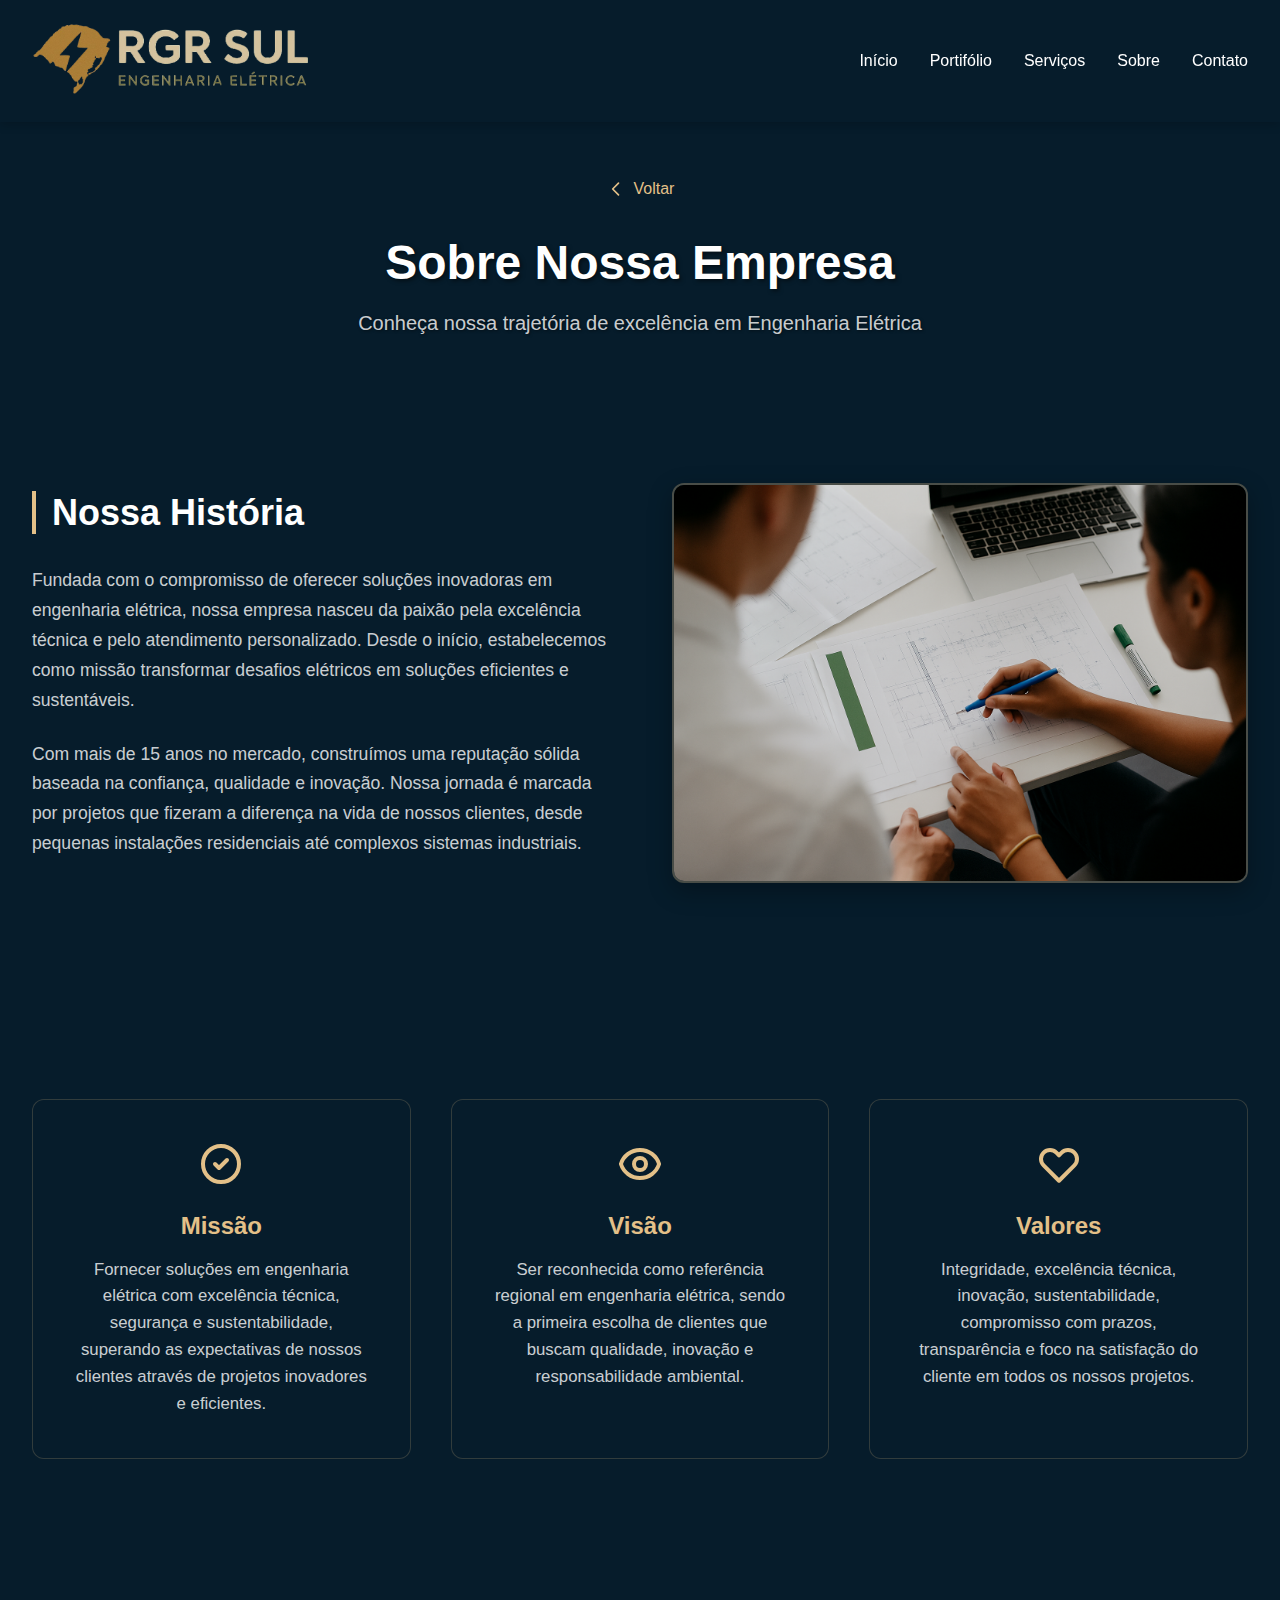
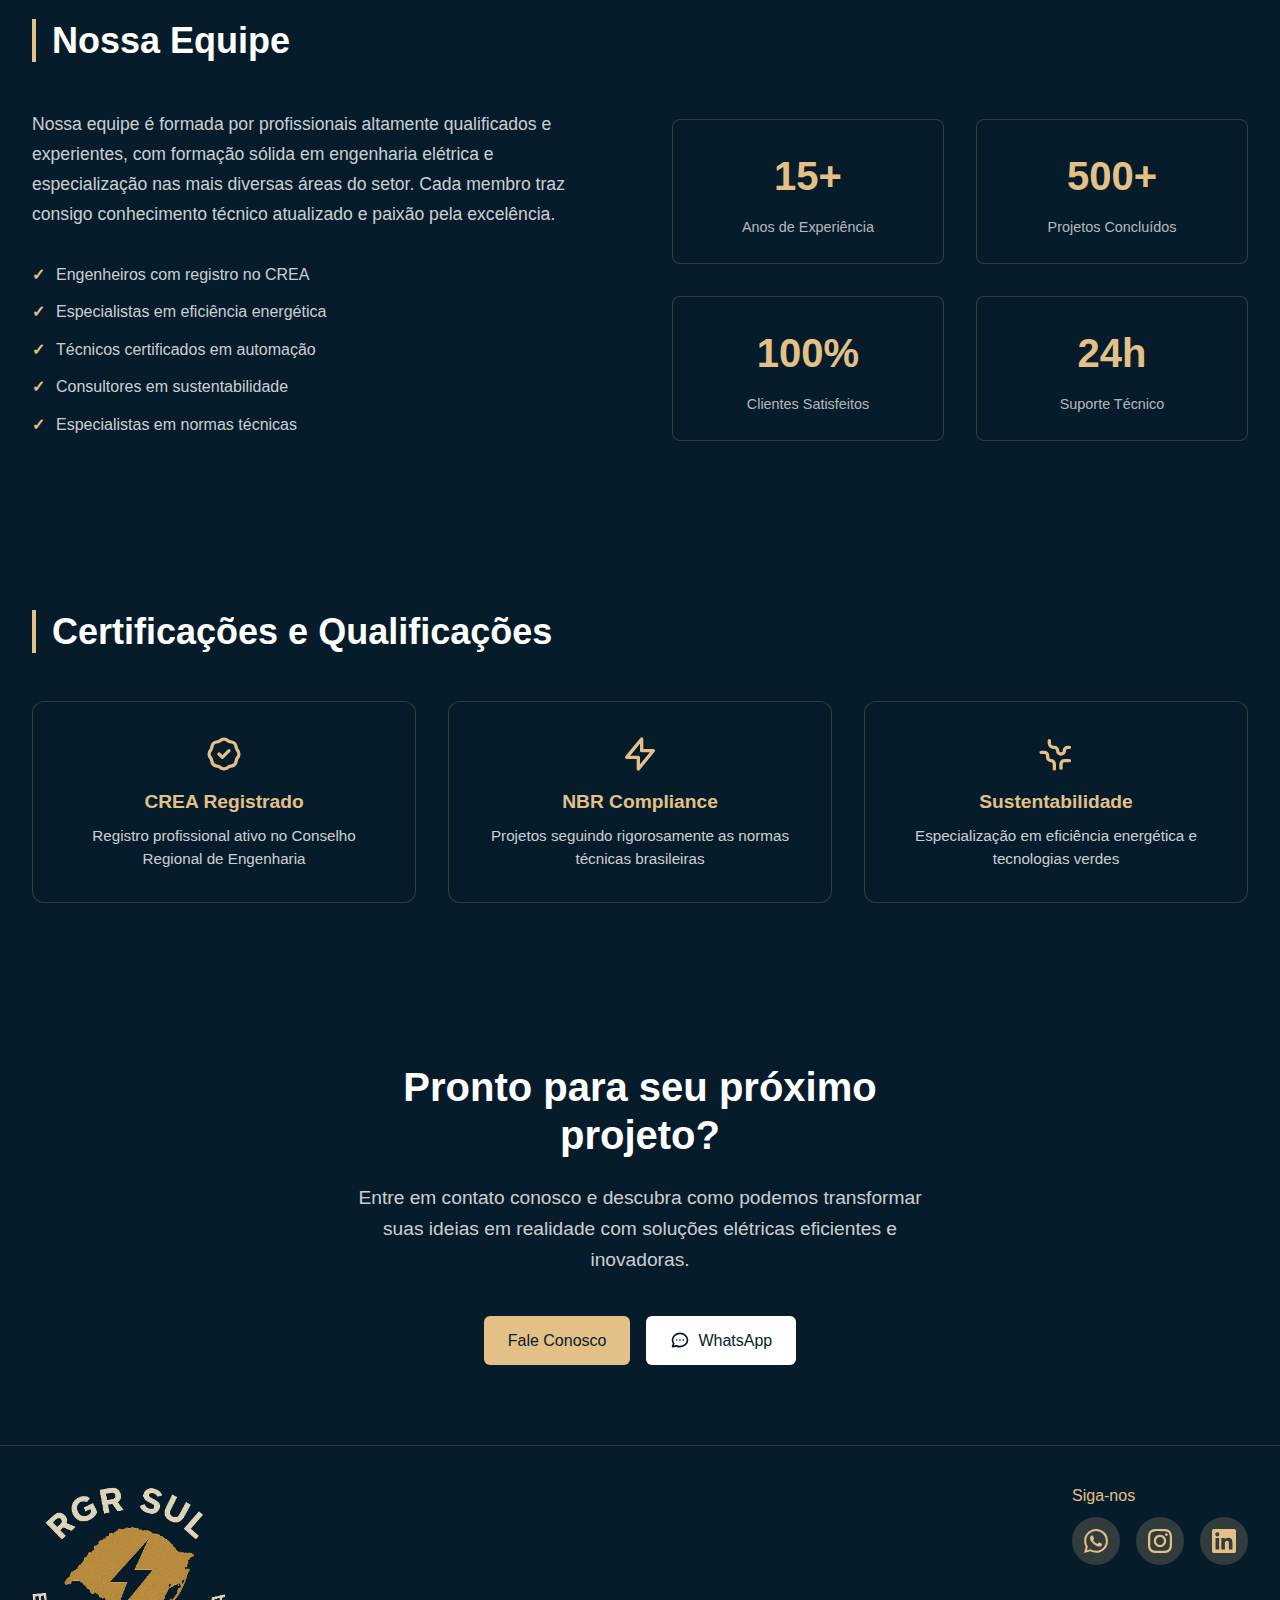
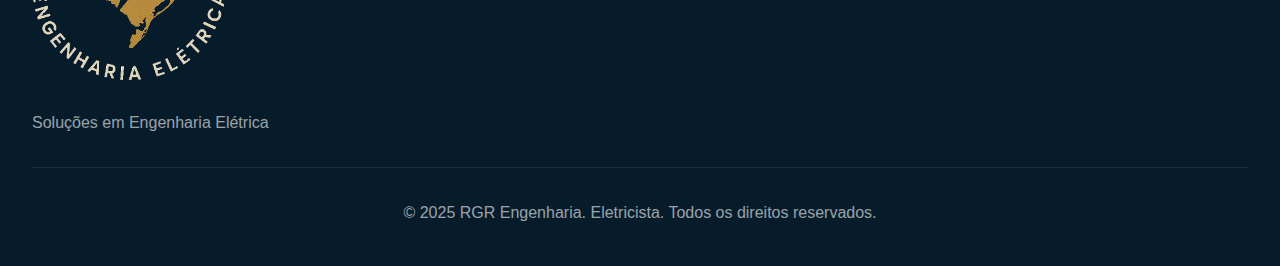
<file: sobrenos.html>
<!DOCTYPE html>
<html lang="pt-BR">
<head>
    <meta charset="UTF-8">
    <meta name="viewport" content="width=device-width, initial-scale=1.0">
    <title>Sobre Nós - RGR</title>
    <meta name="description" content="Conheça mais sobre nossa história e expertise em Engenharia Elétrica" />
    <link href="" rel="stylesheet">
    <link rel="stylesheet" href="styles.css">
    <link rel="stylesheet" href="sobrenos.css">
</head>
<body>
    <nav id="navbar" class="fixed-nav scrolled">
        <div class="container">
            <div class="nav-content">
                <a href="index.html" class="logo">
                    <div style="display: flex; align-items: center; gap: 1rem;">
                        <img src="img/logo.png" alt="" class="imagemdecima" />
                        
                    </div>
                </a>
                
                <div class="desktop-nav">
               <div class="desktop-nav">
              <a href="index.html" class="nav-link">Início</a>
              <a href="portfolio.html" class="nav-link">Portifólio</a>
              <a href="paginadois.html" class="nav-link">Serviços</a>
              <a href="#about" class="nav-link">Sobre</a>
              <a href="contato.html" class="nav-link">Contato</a>
            </div>
                </div>
                </div>
                
                <button id="mobile-menu-btn" class="mobile-menu-button" aria-label="Menu">
                    <svg xmlns="http://www.w3.org/2000/svg" class="menu-icon" fill="none" viewBox="0 0 24 24" stroke="currentColor">
                        <path stroke-linecap="round" stroke-linejoin="round" stroke-width="2" d="M4 6h16M4 12h16M4 18h16" />
                    </svg>
                </button>
            </div>
            
              <div id="mobile-menu" class="mobile-menu">
                <div class="mobile-menu-content">
                    <a href="index.html" class="nav-link">Início</a>
                    <a href="portfolio.html" class="nav-link">Portfólio</a>
                    <a href="paginadois.html" class="nav-link">Serviços</a>
                    <a href="index.html#about" class="nav-link">Sobre</a>
                    <a href="contato.html" class="nav-link">Contato</a>
                </div>
            </div>
        </div>
    </nav>

    <main class="sobre-nos-main">
        
        <section class="sobre-hero">
            <div class="container">
                <div class="sobre-hero-content">
                    <a href="index.html" class="back-link">
                        <svg xmlns="http://www.w3.org/2000/svg" width="20" height="20" fill="none" viewBox="0 0 24 24" stroke="currentColor">
                            <path stroke-linecap="round" stroke-linejoin="round" stroke-width="2" d="M15 19l-7-7 7-7" />
                        </svg>
                        Voltar
                    </a>
                    <h1 class="sobre-title">Sobre Nossa Empresa</h1>
                    <p class="sobre-subtitle">Conheça nossa trajetória de excelência em Engenharia Elétrica</p>
                </div>
            </div>
        </section>

        
        <section class="nossa-historia">
            <div class="container">
                <div class="historia-grid">
                    <div class="historia-content">
                        <h2 class="section-title">Nossa História</h2>
                        <p class="historia-text">
                            Fundada com o compromisso de oferecer soluções inovadoras em engenharia elétrica, nossa empresa nasceu da paixão pela excelência técnica e pelo atendimento personalizado. Desde o início, estabelecemos como missão transformar desafios elétricos em soluções eficientes e sustentáveis.
                        </p>
                        <p class="historia-text">
                            Com mais de 15 anos no mercado, construímos uma reputação sólida baseada na confiança, qualidade e inovação. Nossa jornada é marcada por projetos que fizeram a diferença na vida de nossos clientes, desde pequenas instalações residenciais até complexos sistemas industriais.
                        </p>
                    </div>
                    <div class="historia-image">
                        <img src="img/imgsobrenos.png" alt="Engenharia Elétrica" />
                    </div>
                </div>
            </div>
        </section>

       
        <section class="missao-visao-valores">
            <div class="container">
                <div class="mvv-grid">
                    <div class="mvv-card">
                        <div class="mvv-icon">
                            <svg xmlns="http://www.w3.org/2000/svg" width="48" height="48" fill="none" viewBox="0 0 24 24" stroke="currentColor">
                                <path stroke-linecap="round" stroke-linejoin="round" stroke-width="2" d="M9 12l2 2 4-4m6 2a9 9 0 11-18 0 9 9 0 0118 0z" />
                            </svg>
                        </div>
                        <h3 class="mvv-title">Missão</h3>
                        <p class="mvv-text">
                            Fornecer soluções em engenharia elétrica com excelência técnica, segurança e sustentabilidade, superando as expectativas de nossos clientes através de projetos inovadores e eficientes.
                        </p>
                    </div>

                    <div class="mvv-card">
                        <div class="mvv-icon">
                            <svg xmlns="http://www.w3.org/2000/svg" width="48" height="48" fill="none" viewBox="0 0 24 24" stroke="currentColor">
                                <path stroke-linecap="round" stroke-linejoin="round" stroke-width="2" d="M15 12a3 3 0 11-6 0 3 3 0 016 0z" />
                                <path stroke-linecap="round" stroke-linejoin="round" stroke-width="2" d="M2.458 12C3.732 7.943 7.523 5 12 5c4.478 0 8.268 2.943 9.542 7-1.274 4.057-5.064 7-9.542 7-4.477 0-8.268-2.943-9.542-7z" />
                            </svg>
                        </div>
                        <h3 class="mvv-title">Visão</h3>
                        <p class="mvv-text">
                            Ser reconhecida como referência regional em engenharia elétrica, sendo a primeira escolha de clientes que buscam qualidade, inovação e responsabilidade ambiental.
                        </p>
                    </div>

                    <div class="mvv-card">
                        <div class="mvv-icon">
                            <svg xmlns="http://www.w3.org/2000/svg" width="48" height="48" fill="none" viewBox="0 0 24 24" stroke="currentColor">
                                <path stroke-linecap="round" stroke-linejoin="round" stroke-width="2" d="M4.318 6.318a4.5 4.5 0 000 6.364L12 20.364l7.682-7.682a4.5 4.5 0 00-6.364-6.364L12 7.636l-1.318-1.318a4.5 4.5 0 00-6.364 0z" />
                            </svg>
                        </div>
                        <h3 class="mvv-title">Valores</h3>
                        <p class="mvv-text">
                            Integridade, excelência técnica, inovação, sustentabilidade, compromisso com prazos, transparência e foco na satisfação do cliente em todos os nossos projetos.
                        </p>
                    </div>
                </div>
            </div>
        </section>

       
        <section class="nossa-equipe">
            <div class="container">
                <h2 class="section-title">Nossa Equipe</h2>
                <div class="equipe-content">
                    <div class="equipe-text">
                        <p>
                            Nossa equipe é formada por profissionais altamente qualificados e experientes, com formação sólida em engenharia elétrica e especialização nas mais diversas áreas do setor. Cada membro traz consigo conhecimento técnico atualizado e paixão pela excelência.
                        </p>
                        <ul class="equipe-qualificacoes">
                            <li>Engenheiros com registro no CREA</li>
                            <li>Especialistas em eficiência energética</li>
                            <li>Técnicos certificados em automação</li>
                            <li>Consultores em sustentabilidade</li>
                            <li>Especialistas em normas técnicas</li>
                        </ul>
                    </div>
                    <div class="equipe-stats">
                        <div class="stat-item">
                            <div class="stat-number">15+</div>
                            <div class="stat-label">Anos de Experiência</div>
                        </div>
                        <div class="stat-item">
                            <div class="stat-number">500+</div>
                            <div class="stat-label">Projetos Concluídos</div>
                        </div>
                        <div class="stat-item">
                            <div class="stat-number">100%</div>
                            <div class="stat-label">Clientes Satisfeitos</div>
                        </div>
                        <div class="stat-item">
                            <div class="stat-number">24h</div>
                            <div class="stat-label">Suporte Técnico</div>
                        </div>
                    </div>
                </div>
            </div>
        </section>

      
        <section class="certificacoes">
            <div class="container">
                <h2 class="section-title">Certificações e Qualificações</h2>
                <div class="cert-grid">
                    <div class="cert-item">
                        <div class="cert-icon">
                            <svg xmlns="http://www.w3.org/2000/svg" width="40" height="40" fill="none" viewBox="0 0 24 24" stroke="currentColor">
                                <path stroke-linecap="round" stroke-linejoin="round" stroke-width="2" d="M9 12l2 2 4-4M7.835 4.697a3.42 3.42 0 001.946-.806 3.42 3.42 0 014.438 0 3.42 3.42 0 001.946.806 3.42 3.42 0 013.138 3.138 3.42 3.42 0 00.806 1.946 3.42 3.42 0 010 4.438 3.42 3.42 0 00-.806 1.946 3.42 3.42 0 01-3.138 3.138 3.42 3.42 0 00-1.946.806 3.42 3.42 0 01-4.438 0 3.42 3.42 0 00-1.946-.806 3.42 3.42 0 01-3.138-3.138 3.42 3.42 0 00-.806-1.946 3.42 3.42 0 010-4.438 3.42 3.42 0 00.806-1.946 3.42 3.42 0 013.138-3.138z" />
                            </svg>
                        </div>
                        <h4>CREA Registrado</h4>
                        <p>Registro profissional ativo no Conselho Regional de Engenharia</p>
                    </div>
                    <div class="cert-item">
                        <div class="cert-icon">
                            <svg xmlns="http://www.w3.org/2000/svg" width="40" height="40" fill="none" viewBox="0 0 24 24" stroke="currentColor">
                                <path stroke-linecap="round" stroke-linejoin="round" stroke-width="2" d="M13 10V3L4 14h7v7l9-11h-7z" />
                            </svg>
                        </div>
                        <h4>NBR Compliance</h4>
                        <p>Projetos seguindo rigorosamente as normas técnicas brasileiras</p>
                    </div>
                    <div class="cert-item">
                        <div class="cert-icon">
                            <svg xmlns="http://www.w3.org/2000/svg" width="40" height="40" fill="none" viewBox="0 0 24 24" stroke="currentColor">
                                <path stroke-linecap="round" stroke-linejoin="round" stroke-width="2" d="M3.055 11H5a2 2 0 012 2v1a2 2 0 002 2 2 2 0 012 2v2.945M8 3.935V5.5A2.5 2.5 0 0010.5 8h.5a2 2 0 012 2 2 2 0 104 0 2 2 0 012-2h1.064M15 20.488V18a2 2 0 012-2h3.064" />
                            </svg>
                        </div>
                        <h4>Sustentabilidade</h4>
                        <p>Especialização em eficiência energética e tecnologias verdes</p>
                    </div>
                </div>
            </div>
        </section>

        
        <section class="cta-section">
            <div class="container">
                <div class="cta-content">
                    <h2 class="cta-title">Pronto para seu próximo projeto?</h2>
                    <p class="cta-text">Entre em contato conosco e descubra como podemos transformar suas ideias em realidade com soluções elétricas eficientes e inovadoras.</p>
                    <div class="cta-buttons">
                        <a href="index.html#contact" class="btn btn-primary">Fale Conosco</a>
                        <a href="https://wa.me/5551980318366?text=Olá!%20Gostaria%20de%20saber%20mais%20sobre%20os%20serviços%20de%20engenharia%20elétrica." class="btn btn-white">
                            <svg xmlns="http://www.w3.org/2000/svg" class="icon" fill="none" viewBox="0 0 24 24" stroke="currentColor">
                                <path stroke-linecap="round" stroke-linejoin="round" stroke-width="2" d="M8 12h.01M12 12h.01M16 12h.01M21 12c0 4.418-4.03 8-9 8a9.863 9.863 0 01-4.255-.949L3 20l1.395-3.72C3.512 15.042 3 13.574 3 12c0-4.418 4.03-8 9-8s9 3.582 9 8z" />
                            </svg>
                            WhatsApp
                        </a>
                    </div>
                </div>
            </div>
        </section>
    </main>

    <footer class="footer">
        <div class="container">
            <div class="footer-content">
                <div class="footer-logo-container">
                    <a href="index.html" class="footer-logo">
                        <img src="img/sublogo.png" alt="Renan Santos Logo" class="imagemdebaixo" />
                    </a>
                    <p class="footer-tagline">Soluções em Engenharia Elétrica</p>
                </div>
                
                <div class="footer-links">
                    <div class="footer-social">
                        <h4 class="footer-heading">Siga-nos</h4>
                        <div class="social-icons">
                            <a href="https://wa.me/5551980318366" class="social-link" target="_blank" rel="noopener noreferrer">
                    <svg xmlns="http://www.w3.org/2000/svg" class="social-icon" fill="currentColor" viewBox="0 0 24 24">
                      <path d="M17.472 14.382c-.297-.149-1.758-.867-2.03-.967-.273-.099-.471-.148-.67.15-.197.297-.767.966-.94 1.164-.173.199-.347.223-.644.075-.297-.15-1.255-.463-2.39-1.475-.883-.788-1.48-1.761-1.653-2.059-.173-.297-.018-.458.13-.606.134-.133.298-.347.446-.52.149-.174.198-.298.298-.497.099-.198.05-.371-.025-.52-.075-.149-.669-1.612-.916-2.207-.242-.579-.487-.5-.669-.51-.173-.008-.371-.01-.57-.01-.198 0-.52.074-.792.372-.272.297-1.04 1.016-1.04 2.479 0 1.462 1.065 2.875 1.213 3.074.149.198 2.096 3.2 5.077 4.487.709.306 1.262.489 1.694.625.712.227 1.36.195 1.871.118.571-.085 1.758-.719 2.006-1.413.248-.694.248-1.289.173-1.413-.074-.124-.272-.198-.57-.347m-5.421 7.403h-.004a9.87 9.87 0 01-5.031-1.378l-.361-.214-3.741.982.998-3.648-.235-.374a9.86 9.86 0 01-1.51-5.26c.001-5.45 4.436-9.884 9.888-9.884 2.64 0 5.122 1.03 6.988 2.898a9.825 9.825 0 012.893 6.994c-.003 5.45-4.437 9.884-9.885 9.884m8.413-18.297A11.815 11.815 0 0012.05 0C5.495 0 .16 5.335.157 11.892c0 2.096.547 4.142 1.588 5.945L.057 24l6.305-1.654a11.882 11.882 0 005.683 1.448h.005c6.554 0 11.89-5.335 11.893-11.893A11.821 11.821 0 0020.885 3.488"/>
                    </svg>
                  </a>
                  <a href="https://www.instagram.com/rgrsulengenharia?igsh=anB6aHgxZzVodjY0" class="social-link" target="_blank" rel="noopener noreferrer">
                    <svg xmlns="http://www.w3.org/2000/svg" class="social-icon" fill="currentColor" viewBox="0 0 24 24">
                      <path d="M12 2.163c3.204 0 3.584.012 4.85.07 3.252.148 4.771 1.691 4.919 4.919.058 1.265.069 1.645.069 4.849 0 3.205-.012 3.584-.069 4.849-.149 3.225-1.664 4.771-4.919 4.919-1.266.058-1.644.07-4.85.07-3.204 0-3.584-.012-4.849-.07-3.26-.149-4.771-1.699-4.919-4.92-.058-1.28.073-1.689.073-4.948 0-3.204.013-3.583.07-4.849-.149-3.227 1.664-4.771 4.919-4.919 1.266-.057 1.645-.069 4.849-.069zm0-2.163c-3.259 0-3.667.014-4.947.072-4.358.2-6.78 2.618-6.98 6.98-.059 1.281-.073 1.689-.073 4.948 0 3.259.014 3.668.072 4.948.2 4.358 2.618 6.78 6.98 6.98 1.281.058 1.689.072 4.948.072 3.259 0 3.668-.014 4.948-.072 4.354-.2 6.782-2.618 6.979-6.98.059-1.28.073-1.689.073-4.948 0-3.259-.014-3.667-.072-4.947-.196-4.354-2.617-6.78-6.979-6.98-1.281-.059-1.69-.073-4.949-.073zm0 5.838c-3.403 0-6.162 2.759-6.162 6.162s2.759 6.163 6.162 6.163 6.162-2.759 6.162-6.163c0-3.403-2.759-6.162-6.162-6.162zm0 10.162c-2.209 0-4-1.79-4-4 0-2.209 1.791-4 4-4s4 1.791 4 4c0 2.21-1.791 4-4 4zm6.406-11.845c-.796 0-1.441.645-1.441 1.44s.645 1.44 1.441 1.44c.795 0 1.439-.645 1.439-1.44s-.644-1.44-1.439-1.44z"/>
                    </svg>
                  </a>
                  <a href="#" class="social-link" target="_blank" rel="noop ener noreferrer">
                    <svg xmlns="http://www.w3.org/2000/svg" class="social-icon" fill="currentColor" viewBox="0 0 24 24">
                      <path d="M20.447 20.452h-3.554v-5.569c0-1.328-.027-3.037-1.852-3.037-1.853 0-2.136 1.445-2.136 2.939v5.667H9.351V9h3.414v1.561h.046c.477-.9 1.637-1.85 3.37-1.85 3.601 0 4.267 2.37 4.267 5.455v6.286zM5.337 7.433c-1.144 0-2.063-.926-2.063-2.065 0-1.138.92-2.063 2.063-2.063 1.14 0 2.064.925 2.064 2.063 0 1.139-.925 2.065-2.064 2.065zm1.782 13.019H3.555V9h3.564v11.452zM22.225 0H1.771C.792 0 0 .774 0 1.729v20.542C0 23.227.792 24 1.771 24h20.451C23.2 24 24 23.227 24 22.271V1.729C24 .774 23.2 0 22.222 0h.003z"/>
                    </svg>
                            </a>
                        </div>
                    </div>
                </div>
            </div>
            
            <div class="footer-bottom">
                <p class="copyright">© 2025 RGR Engenharia. Eletricista. Todos os direitos reservados.</p>
            </div>
        </div>
    </footer>

    <script src="script.js"></script>
</body>
</html>
</file>
<file: styles.css>
:root {
  --gold: #E3C088;
  --navy: #061C2B;
  --bronze: #AD8551;
  --black: #000000;
  --white: #ffffff;
  --gray-100: #f8f9fa;
  --gray-600: #6c757d;
}

* {
  margin: 0;
  padding: 0;
  box-sizing: border-box;
}

body {
  font-family: 'Poppins', sans-serif;
  background-color: var(--navy);
  color: var(--white);
  line-height: 1.6;
  scroll-behavior: smooth;
}

.container {
  width: 100%;
  max-width: 1280px;
  margin: 0 auto;
  padding: 0 2rem;
}

h1, h2, h3, h4, h5, h6 {
  font-family: 'Poppins', sans-serif;
  font-weight: 700;
  line-height: 1.2;
}

/* Navigation */
.fixed-nav {
  position: fixed;
  top: 0;
  left: 0;
  width: 100%;
  z-index: 50;
  transition: all 0.3s ease;
  background-color: transparent;
  padding: 1rem 0;
}

.fixed-nav.scrolled {
  background-color: rgba(6, 28, 43, 0.95);
  box-shadow: 0 2px 10px rgba(0, 0, 0, 0.2);
}

.nav-content {
  display: flex;
  justify-content: space-between;
  align-items: center;
}

.logo {
  display: flex;
  align-items: center;
  text-decoration: none;
}

.imagemdecima {
  height: 90px; 
  width: auto;
}

.desktop-nav {
  display: none;
}

@media (min-width: 768px) {
  .desktop-nav {
    display: flex;
    gap: 2rem;
  }
}

.nav-link {
  color: var(--white);
  text-decoration: none;
  font-size: 1rem;
  font-weight: 500;
  transition: color 0.3s ease;
  position: relative;
}

.nav-link:hover {
  color: var(--gold);
}

.nav-link::after {
  content: '';
  position: absolute;
  width: 0;
  height: 2px;
  background-color: var(--gold);
  left: 0;
  bottom: -4px;
  transition: width 0.3s ease;
}

.nav-link:hover::after {
  width: 100%;
}

.mobile-menu-button {
  display: flex;
  background: none;
  border: none;
  color: var(--white);
  cursor: pointer;
}

@media (min-width: 768px) {
  .mobile-menu-button {
    display: none;
  }
}

.menu-icon {
  width: 1.5rem;
  height: 1.5rem;
}

.mobile-menu {
  display: none;
  margin-top: 1rem;
  background-color: rgba(6, 28, 43, 0.95);
  border-radius: 0.5rem;
  padding: 1rem 0;
}

.mobile-menu.active {
  display: block;
}

.mobile-menu-content {
  display: flex;
  flex-direction: column;
  gap: 1rem;
  padding: 0 1rem;
}

@media (min-width: 768px) {
  .mobile-menu {
    display: none !important;
  }
}

/* Buttons */
.btn {
  display: inline-flex;
  align-items: center;
  gap: 0.5rem;
  padding: 0.75rem 1.5rem;
  border-radius: 0.375rem;
  font-weight: 500;
  transition: all 0.3s ease;
  border: none;
  cursor: pointer;
  text-decoration: none;
  font-size: 1rem;
}

.btn-primary {
  background-color: var(--gold);
  color: var(--navy);
}

.btn-primary:hover {
  background-color: var(--bronze);
}

.btn-white {
  background-color: var(--white);
  color: var(--navy);
}

.btn-white:hover {
  background-color: var(--gold);
}

/* Hero Section with Background Image */
.hero-section {
  position: relative;
  min-height: 100vh;
  display: flex;
  align-items: center;
  justify-content: center;
  overflow: hidden;
  padding-top: 5rem;
}

.hero-background {
  position: absolute;
  top: 0;
  left: 0;
  width: 100%;
  height: 100%;
  z-index: 0;
}

.hero-bg-image {
  width: 100%;
  height: 100%;
  object-fit: cover;
  filter: brightness(0.4);
}

.hero-section::before {
  content: "";
  position: absolute;
  top: 0;
  left: 0;
  width: 100%;
  height: 100%;
  background-color: rgba(6, 28, 43, 0.7);
  z-index: 1;
}

.hero-content {
  max-width: 48rem;
  margin: 0 auto;
  text-align: center;
  position: relative;
  z-index: 2;
}

.hero-title {
  font-size: 2.25rem;
  margin-bottom: 1.5rem;
  text-shadow: 2px 2px 4px rgba(0, 0, 0, 0.5);
}

@media (min-width: 768px) {
  .hero-title {
    font-size: 3rem;
  }
}

.hero-description {
  font-size: 1.125rem;
  margin-bottom: 2rem;
  color: rgba(255, 255, 255, 0.8);
  text-shadow: 1px 1px 3px rgba(0, 0, 0, 0.5);
}

.hero-buttons {
  display: flex;
  flex-wrap: wrap;
  justify-content: center;
  gap: 1rem;
}

.icon {
  width: 1.25rem;
  height: 1.25rem;
}

/* About Section */
.about-section {
  padding: 5rem 0;
  background-color: rgba(6, 28, 43, 0.95);
}

.section-title {
  font-size: 1.875rem;
  margin-bottom: 2rem;
  position: relative;
  padding-left: 1rem;
  border-left: 4px solid var(--gold);
}

@media (min-width: 768px) {
  .section-title {
    font-size: 2.25rem;
  }
}

.about-grid {
  display: grid;
  grid-template-columns: 1fr;
  gap: 2.5rem;
}

@media (min-width: 768px) {
  .about-grid {
    grid-template-columns: 1fr 1fr;
  }
}

.about-text {
  color: rgba(255, 255, 255, 0.8);
  margin-bottom: 1.5rem;
}

.stats-grid {
  display: grid;
  grid-template-columns: 1fr 1fr;
  gap: 1rem;
  margin-top: 2rem;
}

.stat-card {
  border: 1px solid rgba(227, 192, 136, 0.2);
  border-radius: 0.5rem;
  padding: 1rem;
  text-align: center;
}

.stat-number {
  font-size: 1.875rem;
  color: var(--gold);
  font-weight: 700;
}

.stat-label {
  color: rgba(255, 255, 255, 0.7);
}

.about-image-container {
  border-radius: 0.5rem;
  overflow: hidden;
  border: 2px solid rgba(227, 192, 136, 0.2);
}

.about-image {
  width: 100%;
  height: auto;
  object-fit: cover;
}

/* Services Section */
.services-section {
  padding: 5rem 0;
  background-color: var(--navy);
}

.services-subtitle {
  font-size: 1.2rem;
  color: rgba(255, 255, 255, 0.8);
  text-align: center;
  margin-bottom: 2rem;
}

.portfolio-button-container {
  text-align: center;
  margin-bottom: 3rem;
}

.portfolio-btn {
  font-size: 1.1rem;
  padding: 1rem 2rem;
}

.services-grid {
  display: grid;
  grid-template-columns: repeat(auto-fit, minmax(350px, 1fr));
  gap: 30px;
}

.service-card {
  background-color: rgba(6, 28, 43, 0.4);
  border: 1px solid rgba(227, 192, 136, 0.2);
  border-radius: 12px;
  overflow: hidden;
  transition: all 0.3s ease;
  cursor: pointer;
  animation: fadeIn 0.6s ease;
}

.service-card:hover {
  transform: translateY(-5px);
  box-shadow: 0 10px 30px rgba(227, 192, 136, 0.1);
  border-color: rgba(227, 192, 136, 0.5);
}

.service-image {
  position: relative;
  height: 200px;
  overflow: hidden;
}

.service-image img {
  width: 100%;
  height: 100%;
  object-fit: cover;
  transition: transform 0.3s ease;
}

.service-card:hover .service-image img {
  transform: scale(1.05);
}

.service-content {
  padding: 25px;
}

.service-icon {
  margin-bottom: 1rem;
  color: var(--gold);
}

.service-icon svg {
  width: 3rem;
  height: 3rem;
}

.service-title {
  font-size: 1.3rem;
  font-weight: 700;
  color: var(--white);
  margin-bottom: 15px;
  transition: color 0.3s ease;
}

.service-card:hover .service-title {
  color: var(--gold);
}

.service-description {
  color: rgba(255, 255, 255, 0.7);
  line-height: 1.6;
}

/* Services Section - Left Aligned */
.services-content-left {
  text-align: left;
}

.services-subtitle-left {
  font-size: 1.2rem;
  color: rgba(255, 255, 255, 0.8);
  margin-bottom: 2rem;
  max-width: 600px;
}

.portfolio-button-container-left {
  margin-bottom: 3rem;
}

/* Modal Styles */
.modal {
  display: none;
  position: fixed;
  z-index: 1000;
  left: 0;
  top: 0;
  width: 100%;
  height: 100%;
  background-color: rgba(0, 0, 0, 0.8);
  backdrop-filter: blur(5px);
}

.modal-content {
  background-color: var(--navy);
  border: 1px solid var(--gold);
  border-radius: 12px;
  margin: 5% auto;
  padding: 0;
  width: 90%;
  max-width: 800px;
  max-height: 80vh;
  overflow-y: auto;
  position: relative;
  animation: modalFadeIn 0.3s ease;
}

@keyframes modalFadeIn {
  from {
    opacity: 0;
    transform: scale(0.8);
  }
  to {
    opacity: 1;
    transform: scale(1);
  }
}

.close {
  position: absolute;
  top: 15px;
  right: 20px;
  color: var(--white);
  font-size: 28px;
  font-weight: bold;
  cursor: pointer;
  z-index: 1001;
  background-color: rgba(6, 28, 43, 0.8);
  border-radius: 50%;
  width: 40px;
  height: 40px;
  display: flex;
  align-items: center;
  justify-content: center;
  transition: background-color 0.3s ease;
}

.close:hover {
  background-color: var(--gold);
  color: var(--navy);
}

.modal-header {
  position: relative;
}

.modal-image {
  width: 100%;
  height: 300px;
  object-fit: cover;
  border-radius: 12px 12px 0 0;
}

.modal-category {
  position: absolute;
  top: 20px;
  left: 20px;
  background-color: var(--gold);
  color: var(--navy);
  padding: 8px 16px;
  border-radius: 20px;
  font-weight: 600;
}

.modal-body {
  padding: 30px;
}

.modal-body h2 {
  color: var(--gold);
  margin-bottom: 15px;
  font-size: 1.8rem;
}

.modal-body > p {
  color: rgba(255, 255, 255, 0.9);
  margin-bottom: 20px;
  line-height: 1.6;
}

.modal-details {
  border-top: 1px solid rgba(227, 192, 136, 0.2);
  padding-top: 20px;
}

.modal-details h3 {
  color: var(--gold);
  margin-bottom: 15px;
}

.modal-details p {
  color: rgba(255, 255, 255, 0.8);
  line-height: 1.6;
  margin-bottom: 20px;
}

.youtube-link {
  display: inline-flex;
  align-items: center;
  gap: 10px;
  background-color: #FF0000;
  color: white;
  padding: 12px 20px;
  border-radius: 8px;
  text-decoration: none;
  font-weight: 600;
  transition: background-color 0.3s ease;
}

.youtube-link:hover {
  background-color: #CC0000;
}

.youtube-icon {
  width: 24px;
  height: 24px;
}

/* Contact Section */
.contact-section {
  padding: 5rem 0;
  background-color: rgba(6, 28, 43, 0.95);
  position: relative;
}

.contact-grid {
  display: grid;
  grid-template-columns: 1fr;
  gap: 2rem;
}

.contact-title {
  font-size: 1.5rem;
  font-weight: 700;
  color: var(--gold);
  margin-bottom: 1rem;
}

.contact-text {
  color: rgba(255, 255, 255, 0.8);
  margin-bottom: 1.5rem;
}

.contact-item {
  display: flex;
  align-items: center;
  gap: 1rem;
  margin-bottom: 1.5rem;
}

.contact-icon-container {
  width: 3rem;
  height: 3rem;
  border-radius: 50%;
  background-color: rgba(227, 192, 136, 0.2);
  display: flex;
  align-items: center;
  justify-content: center;
  flex-shrink: 0;
}

.contact-icon {
  width: 1.5rem;
  height: 1.5rem;
  color: var(--gold);
}

.contact-label {
  color: var(--gold);
  font-weight: 500;
}

.contact-detail {
  color: rgba(255, 255, 255, 0.7);
}

.whatsapp-button-container {
  margin-top: 2rem;
}

.whatsapp-button {
  display: inline-flex;
  align-items: center;
  gap: 0.75rem;
  padding: 0.75rem 1.5rem;
  background-color: #25D366;
  color: var(--white);
  border: none;
  border-radius: 0.375rem;
  font-weight: 500;
  cursor: pointer;
  transition: background-color 0.3s ease;
  text-decoration: none;
}

.whatsapp-button:hover {
  background-color: #128C7E;
}

.whatsapp-icon {
  width: 1.5rem;
  height: 1.5rem;
}

/* Footer */
.footer {
  background-color: var(--navy);
  padding: 2.5rem 0;
  border-top: 1px solid rgba(227, 192, 136, 0.2);
}

.footer-content {
  display: flex;
  flex-direction: column;
  align-items: center;
  margin-bottom: 2rem;
}

@media (min-width: 768px) {
  .footer-content {
    flex-direction: row;
    justify-content: space-between;
    align-items: flex-start;
  }
}

.footer-logo-container {
  margin-bottom: 1.5rem;
  text-align: center;
}

@media (min-width: 768px) {
  .footer-logo-container {
    margin-bottom: 0;
    text-align: left;
  }
}

.footer-logo {
  text-decoration: none;
}

.imagemdebaixo {
  height: 200px;
  width: auto;
  margin-bottom: 0.5rem;
}

.footer-tagline {
  color: rgba(255, 255, 255, 0.6);
  margin-top: 0.5rem;
}

.footer-links {
  display: flex;
  flex-direction: column;
  gap: 2rem;
}

@media (min-width: 768px) {
  .footer-links {
    flex-direction: row;
  }
}

.footer-heading {
  color: var(--gold);
  font-weight: 500;
  margin-bottom: 0.75rem;
}

.footer-nav-list {
  list-style: none;
  padding: 0;
  margin: 0;
}

.footer-nav-list li {
  margin-bottom: 0.5rem;
}

.footer-link {
  color: rgba(255, 255, 255, 0.7);
  text-decoration: none;
  transition: color 0.3s ease;
}

.footer-link:hover {
  color: var(--gold);
}

.footer-bottom {
  border-top: 1px solid rgba(227, 192, 136, 0.1);
  padding-top: 2rem;
  text-align: center;
}

.copyright {
  color: rgba(255, 255, 255, 0.6);
}

.text-white {
  color: var(--white);
}

.text-gold {
  color: var(--gold);
}

/* Projects Page Styles */
.projects-header {
  background-color: rgba(6, 28, 43, 0.95);
  padding: 30px 0;
  border-bottom: 1px solid rgba(227, 192, 136, 0.2);
}

.back-btn {
  display: inline-flex;
  align-items: center;
  gap: 10px;
  color: var(--gold);
  text-decoration: none;
  margin-bottom: 20px;
  transition: color 0.3s ease;
}

.back-btn:hover {
  color: var(--bronze);
}

.projects-title {
  font-size: 2.5rem;
  font-weight: 700;
  border-left: 4px solid var(--gold);
  padding-left: 20px;
}

.projects-section {
  padding: 80px 0;
}

.projects-grid {
  display: grid;
  grid-template-columns: repeat(auto-fit, minmax(350px, 1fr));
  gap: 30px;
}

.project-card {
  background-color: rgba(6, 28, 43, 0.4);
  border: 1px solid rgba(227, 192, 136, 0.2);
  border-radius: 12px;
  overflow: hidden;
  transition: all 0.3s ease;
  cursor: pointer;
  animation: fadeIn 0.6s ease;
}

.project-card:hover {
  transform: translateY(-5px);
  box-shadow: 0 10px 30px rgba(227, 192, 136, 0.1);
  border-color: rgba(227, 192, 136, 0.5);
}

.project-image {
  position: relative;
  height: 200px;
  overflow: hidden;
}

.project-image img {
  width: 100%;
  height: 100%;
  object-fit: cover;
  transition: transform 0.3s ease;
}

.project-card:hover .project-image img {
  transform: scale(1.05);
}

.project-category {
  position: absolute;
  top: 15px;
  left: 15px;
  background-color: var(--gold);
  color: var(--navy);
  padding: 5px 15px;
  border-radius: 20px;
  font-size: 0.9rem;
  font-weight: 600;
}

.project-icon {
  position: absolute;
  top: 15px;
  right: 15px;
  color: var(--white);
  background-color: rgba(227, 192, 136, 0.2);
  padding: 8px;
  border-radius: 50%;
  opacity: 0;
  transition: opacity 0.3s ease;
}

.project-card:hover .project-icon {
  opacity: 1;
}

.project-content {
  padding: 25px;
}

.project-title {
  font-size: 1.3rem;
  font-weight: 700;
  color: var(--white);
  margin-bottom: 15px;
  transition: color 0.3s ease;
}

.project-card:hover .project-title {
  color: var(--gold);
}

.project-description {
  color: rgba(255, 255, 255, 0.7);
  line-height: 1.6;
}

/* Animations */
@keyframes fadeIn {
  from {
    opacity: 0;
    transform: translateY(20px);
  }
  to {
    opacity: 1;
    transform: translateY(0);
  }
}

/* Responsive Design */
@media (max-width: 768px) {
  .projects-grid, .services-grid {
    grid-template-columns: 1fr;
  }
  
  .projects-title {
    font-size: 2rem;
  }
  
  .modal-content {
    width: 95%;
    margin: 10% auto;
  }
  
  .modal-body {
    padding: 20px;
  }
}

@media (max-width: 480px) {
  .container {
    padding: 0 15px;
  }
  
  .project-card, .service-card {
    margin: 0 10px;
  }
}

/* Footer Social Icons */
.footer-social {
  text-align: center;
}

@media (min-width: 768px) {
  .footer-social {
    text-align: left;
  }
}

.social-icons {
  display: flex;
  gap: 1rem;
  justify-content: center;
}

@media (min-width: 768px) {
  .social-icons {
    justify-content: flex-start;
  }
}

.social-link {
  display: flex;
  align-items: center;
  justify-content: center;
  width: 3rem;
  height: 3rem;
  border-radius: 50%;
  background-color: rgba(227, 192, 136, 0.2);
  color: var(--gold);
  transition: all 0.3s ease;
  text-decoration: none;
}

.social-link:hover {
  background-color: var(--gold);
  color: var(--navy);
  transform: translateY(-2px);
}

.social-icon {
  width: 1.5rem;
  height: 1.5rem;
}

/* Projects Grid Layout */
.projects-grid-section {
  padding: 5rem 0;
  background-color: rgba(6, 28, 43, 0.9);
}

.projects-layout {
  display: flex;
  flex-direction: column;
  gap: 3rem;
}

.projects-row {
  display: grid;
  grid-template-columns: 1fr 1fr;
  gap: 3rem;
  align-items: center;
  min-height: 300px;
}

.projects-cell {
  display: flex;
  align-items: center;
  justify-content: center;
  height: 100%;
}

.projects-image {
  width: 100%;
  height: 280px;
  object-fit: cover;
  border-radius: 8px;
  border: 2px solid rgba(227, 192, 136, 0.3);
  transition: transform 0.3s ease, border-color 0.3s ease;
  box-shadow: 0 4px 15px rgba(0, 0, 0, 0.2);
}

.projects-image:hover {
  transform: scale(1.02);
  border-color: var(--gold);
  box-shadow: 0 6px 20px rgba(227, 192, 136, 0.2);
}

.projects-text {
  padding: 2.5rem;
  text-align: left;
  background-color: rgba(6, 28, 43, 0.6);
  border-radius: 8px;
  border: 1px solid rgba(227, 192, 136, 0.2);
  height: 280px;
  display: flex;
  flex-direction: column;
  justify-content: center;
  box-shadow: 0 4px 15px rgba(0, 0, 0, 0.1);
}

.projects-text h3 {
  color: var(--gold);
  font-size: 1.6rem;
  font-weight: 600;
  margin-bottom: 1.2rem;
  line-height: 1.3;
}

.projects-text p {
  color: rgba(255, 255, 255, 0.85);
  line-height: 1.7;
  font-size: 1.05rem;
}

/* Responsive Design for Projects Grid */
@media (max-width: 768px) {
  .projects-row {
    grid-template-columns: 1fr;
    gap: 2rem;
    min-height: auto;
  }
  
  .projects-image {
    height: 220px;
  }
  
  .projects-text {
    padding: 2rem;
    height: auto;
    text-align: center;
  }
  
  .projects-text h3 {
    font-size: 1.4rem;
  }
  
  .projects-text p {
    font-size: 1rem;
  }
}

@media (max-width: 480px) {
  .projects-layout {
    gap: 2rem;
  }
  
  .projects-row {
    gap: 1.5rem;
  }
  
  .projects-image {
    height: 200px;
  }
  
  .projects-text {
    padding: 1.5rem;
  }
}

/* Projects Showcase Section - 6 Columns */
.projects-showcase-section {
    padding: 5rem 0;
    background: linear-gradient(135deg, var(--gray-100) 0%, var(--white) 100%);
}

.projects-subtitle {
    font-size: 1.1rem;
    color: var(--gray-600);
    margin-bottom: 2rem;
}

.projects-grid-6 {
    display: none;
}

.project-column {
    text-align: center;
    background: var(--white);
    border-radius: 15px;
    padding: 1.5rem;
    box-shadow: 0 10px 30px rgba(0, 0, 0, 0.1);
    transition: all 0.3s ease;
    border: 2px solid transparent;
}

.project-column:hover {
    transform: translateY(-10px);
    box-shadow: 0 20px 40px rgba(227, 192, 136, 0.2);
    border-color: var(--gold);
}

.project-image {
    width: 100%;
    height: 120px;
    border-radius: 10px;
    overflow: hidden;
    margin-bottom: 1rem;
}

.project-image img {
    width: 100%;
    height: 100%;
    object-fit: cover;
    filter: brightness(1.1) contrast(1.1);
}

.project-company {
    font-size: 1rem;
    font-weight: 600;
    color: var(--navy);
    margin-bottom: 0.5rem;
}

.project-stats {
    font-size: 0.8rem;
    color: var(--bronze);
    font-weight: 500;
}

/* Services Grid - 7 blocks in 3 columns */
.services-grid-7 {
    display: grid;
    grid-template-columns: repeat(3, 1fr);
    gap: 2rem;
    margin-top: 3rem;
}

.service-card-modern {
    position: relative;
    background: linear-gradient(145deg, var(--navy) 0%, var(--black) 100%);
    border-radius: 20px;
    padding: 2rem;
    cursor: pointer;
    transition: all 0.3s ease;
    overflow: hidden;
    min-height: 280px;
    display: flex;
    flex-direction: column;
    border: 2px solid transparent;
}

.service-card-modern:hover {
    transform: translateY(-8px);
    box-shadow: 0 25px 50px rgba(227, 192, 136, 0.3);
    border-color: var(--gold);
}

.service-icon-top {
    position: absolute;
    top: 1.5rem;
    left: 1.5rem;
    background: var(--gold);
    padding: 0.75rem;
    border-radius: 12px;
    z-index: 2;
}

.service-icon-top .icon {
    width: 24px;
    height: 24px;
    color: var(--navy);
}

.service-image-bg {
    position: absolute;
    bottom: 0;
    right: 0;
    width: 50%;
    height: 60%;
    opacity: 0.15;
    overflow: hidden;
}

.service-image-bg img {
    width: 100%;
    height: 100%;
    object-fit: cover;
}

.service-content-modern {
    margin-top: 3rem;
    z-index: 2;
    position: relative;
}

.service-title-modern {
    font-size: 1.4rem;
    font-weight: 700;
    color: var(--white);
    margin-bottom: 1rem;
    line-height: 1.3;
}

.service-description-modern {
    font-size: 0.95rem;
    color: rgba(255, 255, 255, 0.8);
    line-height: 1.5;
}

/* Carousel Styles */
.carousel-container {
    position: relative;
    max-width: 100%;
    margin: 0 auto;
}

.embla {
    overflow: hidden;
    border-radius: 12px;
}

.embla__container {
    display: flex;
    gap: 1.5rem;
    padding: 1rem 0;
}

.embla__slide {
    flex: 0 0 auto;
    width: 100%;
    min-width: 0;
}

@media (min-width: 768px) {
    .embla__slide {
        width: calc(50% - 0.75rem);
    }
}

@media (min-width: 1024px) {
    .embla__slide {
        width: calc(33.333% - 1rem);
    }
}

.project-card {
    background: var(--white);
    border-radius: 12px;
    overflow: hidden;
    box-shadow: 0 4px 20px rgba(0, 0, 0, 0.1);
    transition: transform 0.3s ease, box-shadow 0.3s ease;
    height: 100%;
    display: flex;
    flex-direction: column;
}

.project-card:hover {
    transform: translateY(-5px);
    box-shadow: 0 8px 30px rgba(0, 0, 0, 0.15);
}

.project-image {
    width: 100%;
    height: 200px;
    overflow: hidden;
}

.project-image img {
    width: 100%;
    height: 100%;
    object-fit: cover;
    transition: transform 0.3s ease;
}

.project-card:hover .project-image img {
    transform: scale(1.05);
}

.project-company {
    font-size: 1.25rem;
    font-weight: 600;
    color: var(--navy);
    margin: 1rem 1.5rem 0.5rem;
    text-align: center;
}

.project-stats {
    font-size: 0.9rem;
    color: var(--bronze);
    margin: 0 1.5rem;
    text-align: center;
    font-weight: 500;
}

.project-footer {
    margin-top: auto;
    padding: 1rem 1.5rem;
    display: flex;
    justify-content: center;
    align-items: center;
    border-top: 1px solid #f0f0f0;
}

.instagram-icon {
    display: inline-flex;
    align-items: center;
    justify-content: center;
    width: 40px;
    height: 40px;
    background: linear-gradient(45deg, #f09433 0%, #e6683c 25%, #dc2743 50%, #cc2366 75%, #bc1888 100%);
    color: white;
    border-radius: 50%;
    text-decoration: none;
    transition: transform 0.3s ease, box-shadow 0.3s ease;
}

.instagram-icon:hover {
    transform: scale(1.1);
    box-shadow: 0 4px 15px rgba(188, 24, 136, 0.3);
}

.instagram-icon svg {
    width: 20px;
    height: 20px;
}

/* Navigation Buttons */
.embla__prev,
.embla__next {
    position: absolute;
    top: 50%;
    transform: translateY(-50%);
    background: var(--gold);
    border: none;
    width: 50px;
    height: 50px;
    border-radius: 50%;
    display: flex;
    align-items: center;
    justify-content: center;
    cursor: pointer;
    transition: all 0.3s ease;
    z-index: 10;
    box-shadow: 0 4px 15px rgba(227, 192, 136, 0.3);
}

.embla__prev {
    left: -25px;
}

.embla__next {
    right: -25px;
}

.embla__prev:hover,
.embla__next:hover {
    background: var(--bronze);
    transform: translateY(-50%) scale(1.1);
    box-shadow: 0 6px 20px rgba(173, 133, 81, 0.4);
}

.embla__prev svg,
.embla__next svg {
    color: var(--navy);
    width: 24px;
    height: 24px;
}

.embla__prev:disabled,
.embla__next:disabled {
    opacity: 0.5;
    cursor: not-allowed;
}

@media (max-width: 768px) {
    .embla__prev,
    .embla__next {
        width: 40px;
        height: 40px;
    }
    
    .embla__prev {
        left: -20px;
    }
    
    .embla__next {
        right: -20px;
    }
    
    .embla__prev svg,
    .embla__next svg {
        width: 20px;
        height: 20px;
    }
}

/* Update existing projects-grid-6 to be hidden since we're using carousel */
.projects-grid-6 {
    display: none;
}

/* Responsive Design for new sections */
@media (max-width: 1200px) {
    .projects-grid-6 {
        grid-template-columns: repeat(3, 1fr);
    }
}

@media (max-width: 768px) {
    .projects-grid-6 {
        grid-template-columns: repeat(2, 1fr);
        gap: 1.5rem;
    }
    
    .services-grid-7 {
        grid-template-columns: 1fr;
        gap: 1.5rem;
    }
    
    .project-column {
        padding: 1rem;
    }
    
    .service-card-modern {
        padding: 1.5rem;
        min-height: 240px;
    }
    
    .projects-showcase-section,
    .services-section {
        padding: 3rem 0;
    }
}

@media (max-width: 480px) {
    .projects-grid-6 {
        grid-template-columns: 1fr;
    }
    
    .project-image {
        height: 100px;
    }
    
    .service-card-modern {
        min-height: 220px;
    }
}
</file>
<file: sobrenos.css>
/* Sobre Nós - Estilos Específicos */

.sobre-nos-main {
  padding-top: 7rem;
}

/* Hero Section */
.sobre-hero {
  background: linear-gradient(135deg, var(--navy) 0%, rgba(6, 28, 43, 0.9) 100%);
  padding: 4rem 0;
  position: relative;
}

.sobre-hero::before {
  content: '';
  position: absolute;
  top: 0;
  left: 0;
  width: 100%;
  height: 100%;
  background-image: url('https://images.unsplash.com/photo-1581092583537-20d51b4b4f1b');
  background-size: cover;
  background-position: center;
  opacity: 0.1;
  z-index: 0;
}

.sobre-hero-content {
  position: relative;
  z-index: 1;
  text-align: center;
}

.back-link {
  display: inline-flex;
  align-items: center;
  gap: 0.5rem;
  color: var(--gold);
  text-decoration: none;
  margin-bottom: 2rem;
  font-weight: 500;
  transition: color 0.3s ease;
}

.back-link:hover {
  color: var(--bronze);
}

.sobre-title {
  font-size: 3rem;
  font-weight: 700;
  color: var(--white);
  margin-bottom: 1rem;
  text-shadow: 2px 2px 4px rgba(0, 0, 0, 0.5);
}

.sobre-subtitle {
  font-size: 1.25rem;
  color: rgba(255, 255, 255, 0.8);
  max-width: 600px;
  margin: 0 auto;
  text-shadow: 1px 1px 3px rgba(0, 0, 0, 0.5);
}

/* Nossa História */
.nossa-historia {
  padding: 5rem 0;
  background-color: rgba(6, 28, 43, 0.95);
}

.historia-grid {
  display: grid;
  grid-template-columns: 1fr 1fr;
  gap: 4rem;
  align-items: center;
}

.historia-content h2 {
  margin-bottom: 2rem;
}

.historia-text {
  color: rgba(255, 255, 255, 0.8);
  font-size: 1.1rem;
  line-height: 1.7;
  margin-bottom: 1.5rem;
}

.historia-image img {
  width: 100%;
  height: 400px;
  object-fit: cover;
  border-radius: 12px;
  border: 2px solid rgba(227, 192, 136, 0.3);
  box-shadow: 0 8px 25px rgba(0, 0, 0, 0.3);
}


.missao-visao-valores {
  padding: 5rem 0;
  background-color: var(--navy);
}

.mvv-grid {
  display: grid;
  grid-template-columns: repeat(auto-fit, minmax(300px, 1fr));
  gap: 2.5rem;
  margin-top: 3rem;
}

.mvv-card {
  background-color: rgba(6, 28, 43, 0.6);
  border: 1px solid rgba(227, 192, 136, 0.2);
  border-radius: 12px;
  padding: 2.5rem;
  text-align: center;
  transition: all 0.3s ease;
}

.mvv-card:hover {
  transform: translateY(-5px);
  border-color: rgba(227, 192, 136, 0.5);
  box-shadow: 0 10px 30px rgba(227, 192, 136, 0.1);
}

.mvv-icon {
  color: var(--gold);
  margin-bottom: 1.5rem;
  display: flex;
  justify-content: center;
}

.mvv-title {
  color: var(--gold);
  font-size: 1.5rem;
  font-weight: 600;
  margin-bottom: 1rem;
}

.mvv-text {
  color: rgba(255, 255, 255, 0.8);
  line-height: 1.6;
  font-size: 1.05rem;
}

/* Nossa Equipe */
.nossa-equipe {
  padding: 5rem 0;
  background-color: rgba(6, 28, 43, 0.95);
}

.equipe-content {
  display: grid;
  grid-template-columns: 1fr 1fr;
  gap: 4rem;
  align-items: center;
  margin-top: 3rem;
}

.equipe-text p {
  color: rgba(255, 255, 255, 0.8);
  font-size: 1.1rem;
  line-height: 1.7;
  margin-bottom: 2rem;
}

.equipe-qualificacoes {
  list-style: none;
  padding: 0;
}

.equipe-qualificacoes li {
  color: rgba(255, 255, 255, 0.8);
  margin-bottom: 0.75rem;
  padding-left: 1.5rem;
  position: relative;
}

.equipe-qualificacoes li::before {
  content: '✓';
  color: var(--gold);
  font-weight: bold;
  position: absolute;
  left: 0;
  top: 0;
}

.equipe-stats {
  display: grid;
  grid-template-columns: 1fr 1fr;
  gap: 2rem;
}

.stat-item {
  text-align: center;
  padding: 1.5rem;
  background-color: rgba(6, 28, 43, 0.6);
  border: 1px solid rgba(227, 192, 136, 0.2);
  border-radius: 8px;
}

.stat-number {
  font-size: 2.5rem;
  font-weight: 700;
  color: var(--gold);
  display: block;
  margin-bottom: 0.5rem;
}

.stat-label {
  color: rgba(255, 255, 255, 0.7);
  font-size: 0.9rem;
  font-weight: 500;
}

/* Certificações */
.certificacoes {
  padding: 5rem 0;
  background-color: var(--navy);
}

.cert-grid {
  display: grid;
  grid-template-columns: repeat(auto-fit, minmax(280px, 1fr));
  gap: 2rem;
  margin-top: 3rem;
}

.cert-item {
  background-color: rgba(6, 28, 43, 0.6);
  border: 1px solid rgba(227, 192, 136, 0.2);
  border-radius: 12px;
  padding: 2rem;
  text-align: center;
  transition: all 0.3s ease;
}

.cert-item:hover {
  transform: translateY(-3px);
  border-color: rgba(227, 192, 136, 0.5);
}

.cert-icon {
  color: var(--gold);
  margin-bottom: 1rem;
  display: flex;
  justify-content: center;
}

.cert-item h4 {
  color: var(--gold);
  font-size: 1.2rem;
  font-weight: 600;
  margin-bottom: 0.75rem;
}

.cert-item p {
  color: rgba(255, 255, 255, 0.8);
  line-height: 1.5;
  font-size: 0.95rem;
}

/* Call to Action */
.cta-section {
  padding: 5rem 0;
  background: linear-gradient(135deg, rgba(6, 28, 43, 0.95) 0%, var(--navy) 100%);
  text-align: center;
}

.cta-content {
  max-width: 600px;
  margin: 0 auto;
}

.cta-title {
  font-size: 2.5rem;
  font-weight: 700;
  color: var(--white);
  margin-bottom: 1.5rem;
}

.cta-text {
  font-size: 1.2rem;
  color: rgba(255, 255, 255, 0.8);
  margin-bottom: 2.5rem;
  line-height: 1.6;
}

.cta-buttons {
  display: flex;
  flex-wrap: wrap;
  justify-content: center;
  gap: 1rem;
}

/* Responsividade */
@media (max-width: 768px) {
  .sobre-title {
    font-size: 2.5rem;
  }
  
  .historia-grid,
  .equipe-content {
    grid-template-columns: 1fr;
    gap: 2.5rem;
  }
  
  .historia-image img {
    height: 300px;
  }
  
  .mvv-grid {
    grid-template-columns: 1fr;
    gap: 2rem;
  }
  
  .equipe-stats {
    grid-template-columns: 1fr;
    gap: 1.5rem;
  }
  
  .cert-grid {
    grid-template-columns: 1fr;
    gap: 1.5rem;
  }
  
  .cta-title {
    font-size: 2rem;
  }
  
  .cta-buttons {
    flex-direction: column;
    align-items: center;
  }
}

@media (max-width: 480px) {
  .sobre-nos-main {
    padding-top: 6rem;
  }
  
  .sobre-hero {
    padding: 3rem 0;
  }
  
  .sobre-title {
    font-size: 2rem;
  }
  
  .sobre-subtitle {
    font-size: 1.1rem;
  }
  
  .mvv-card,
  .cert-item {
    padding: 1.5rem;
  }
  
  .nossa-historia,
  .missao-visao-valores,
  .nossa-equipe,
  .certificacoes,
  .cta-section {
    padding: 3rem 0;
  }
}
</file>
